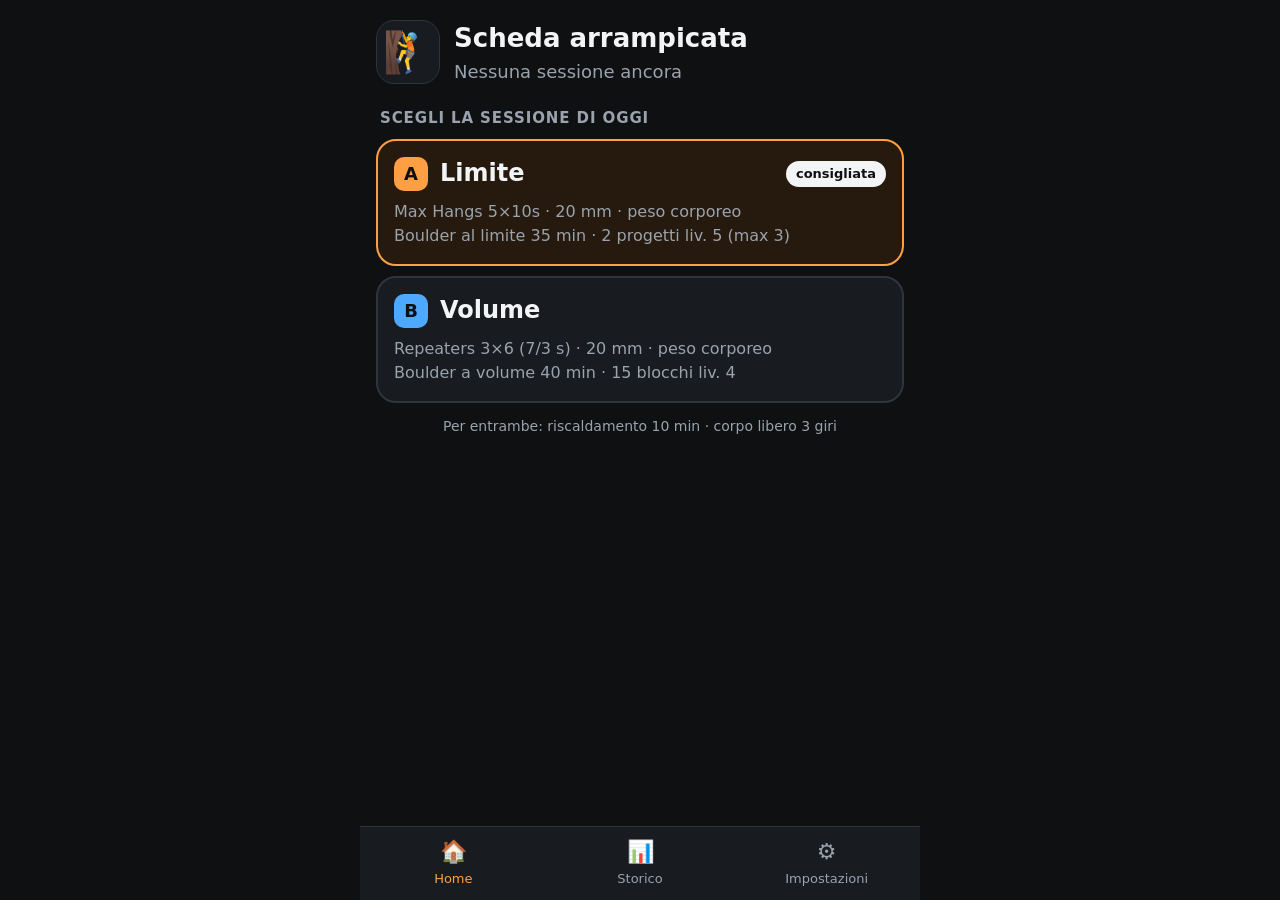
<file: index.html>
<!doctype html>
<html lang="it">
<head>
  <meta charset="utf-8">
  <meta name="viewport" content="width=device-width, initial-scale=1, viewport-fit=cover">
  <meta name="theme-color" content="#0e1012">
  <meta name="description" content="Scheda di allenamento per l'arrampicata: sessione guidata, timer, storico.">
  <title>Scheda arrampicata</title>
  <link rel="manifest" href="manifest.webmanifest">
  <link rel="icon" href="icons/icon-192.png">
  <link rel="apple-touch-icon" href="icons/icon-192.png">
  <link rel="stylesheet" href="css/style.css">
</head>
<body>
  <div id="app"></div>
  <noscript>Per usare l'app serve JavaScript attivo.</noscript>
  <script type="module" src="js/app.js"></script>
</body>
</html>
</file>
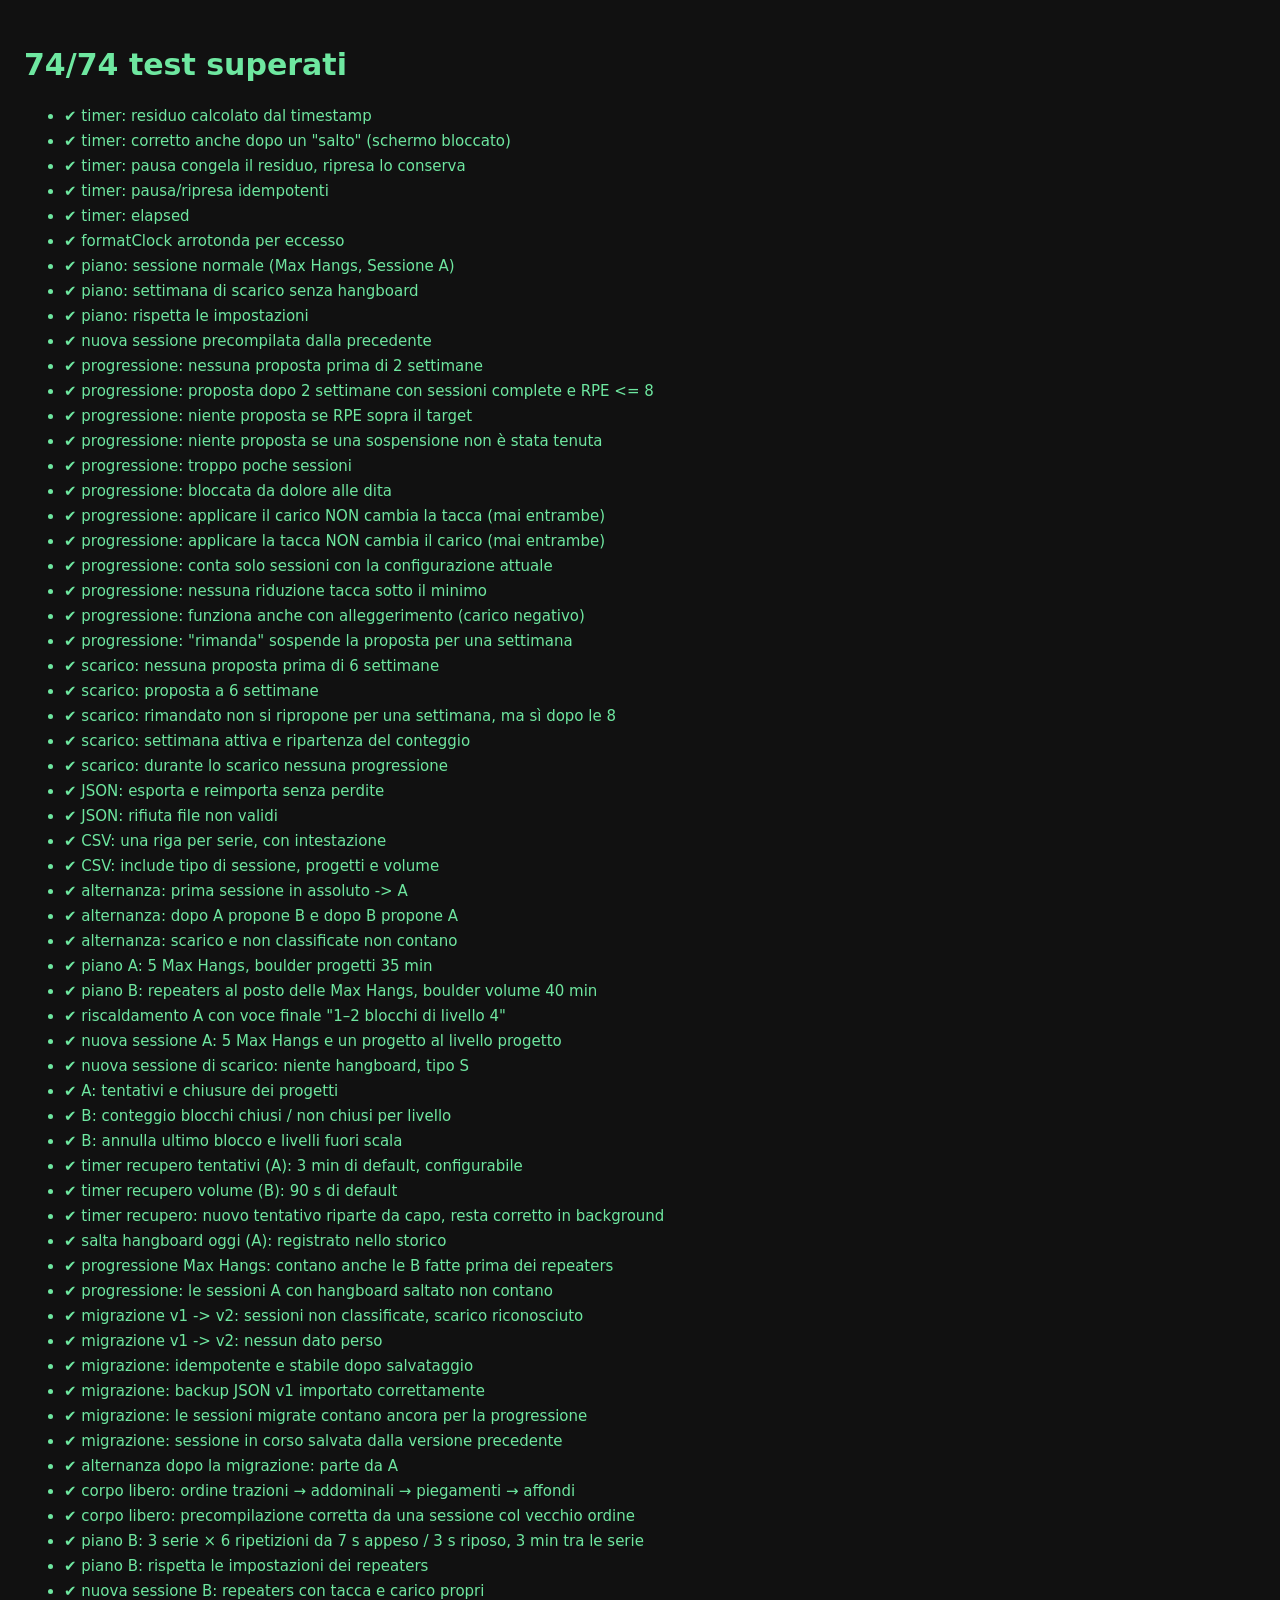
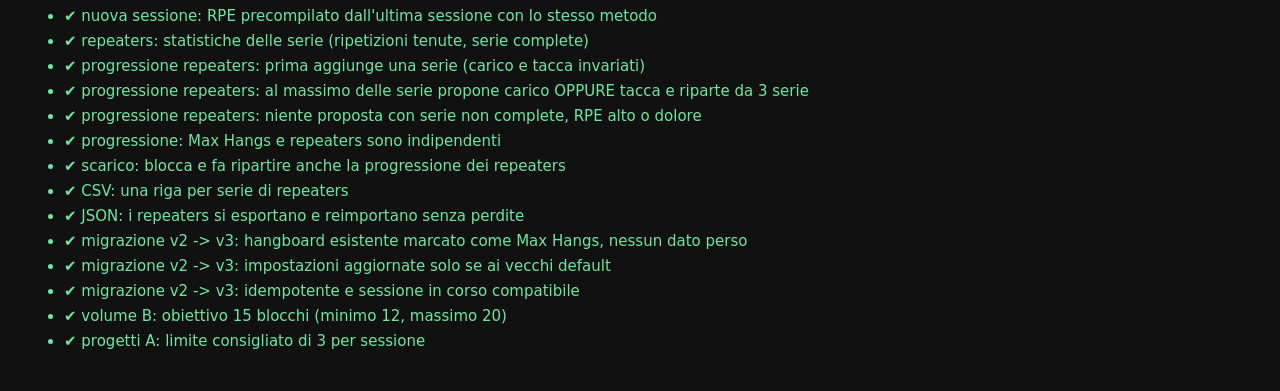
<file: tests/index.html>
<!doctype html>
<html lang="it">
<head>
<meta charset="utf-8">
<meta name="viewport" content="width=device-width, initial-scale=1">
<title>Test logica</title>
<style>
  body { font: 15px/1.4 system-ui, sans-serif; background: #111; color: #eee; padding: 16px; }
  .ok { color: #6ee7a0; } .ko { color: #ff7a7a; }
  li { margin: 4px 0; } small { color: #aaa; display: block; }
</style>
</head>
<body>
<h1 id="sum">Esecuzione test…</h1>
<ul id="list"></ul>
<script type="module">
  import results from './logic.test.js';
  const failed = results.filter(r => !r.ok);
  document.getElementById('sum').textContent =
    `${results.length - failed.length}/${results.length} test superati`;
  document.getElementById('sum').className = failed.length ? 'ko' : 'ok';
  document.getElementById('list').innerHTML = results.map(r =>
    `<li class="${r.ok ? 'ok' : 'ko'}">${r.ok ? '✔' : '✘'} ${r.name}${r.err ? `<small>${r.err}</small>` : ''}</li>`).join('');
  window.__testResults = results;
</script>
</body>
</html>
</file>
<file: css/style.css>
/* =====================================================================
   Tema scuro, pulsanti grandi, numeri leggibili a distanza.
   ===================================================================== */
:root {
  --bg: #0e1012;
  --surface: #181b1f;
  --surface2: #23272d;
  --line: #30353c;
  --text: #f3f4f5;
  --muted: #9aa3ad;
  --accent: #ff9f43;      /* arancio "magnesite al tramonto" */
  --accent-ink: #1a1006;
  --green: #2fd17a;
  --blue: #4fa8ff;
  --red: #ff5a5a;
  --radius: 18px;
  --tap: 64px;            /* altezza minima dei pulsanti */
  color-scheme: dark;
}

* { box-sizing: border-box; -webkit-tap-highlight-color: transparent; }
html, body { margin: 0; height: 100%; }
body {
  background: var(--bg);
  color: var(--text);
  font: 18px/1.4 system-ui, -apple-system, "Segoe UI", Roboto, sans-serif;
  overscroll-behavior: none;
  user-select: none;
}
button { font: inherit; color: inherit; cursor: pointer; touch-action: manipulation; }
textarea, input { font: inherit; user-select: text; }
#app { height: 100%; max-width: 560px; margin: 0 auto; }

.muted { color: var(--muted); }
.center { text-align: center; }
.small { font-size: 14px; }
.hint { color: var(--muted); font-size: 14px; margin: 8px 0 0; }

/* ---------------------------- Struttura ---------------------------- */
.shell { height: 100%; display: flex; flex-direction: column; }
.page {
  flex: 1; overflow-y: auto;
  padding: calc(16px + env(safe-area-inset-top)) 16px 24px;
}
.page-title { font-size: 28px; margin: 4px 0 12px; }
.section { margin: 24px 4px 8px; color: var(--muted); font-size: 15px; text-transform: uppercase; letter-spacing: .06em; }

.tabbar {
  display: flex; background: var(--surface); border-top: 1px solid var(--line);
  padding-bottom: env(safe-area-inset-bottom);
}
.tabbar button {
  flex: 1; background: none; border: 0; padding: 10px 0 12px; color: var(--muted);
  display: flex; flex-direction: column; align-items: center; gap: 2px; font-size: 13px;
}
.tabbar button span { font-size: 22px; }
.tabbar button.on { color: var(--accent); }

.card {
  background: var(--surface); border: 1px solid var(--line); border-radius: var(--radius);
  padding: 16px; margin: 12px 0;
}
.card h3 { margin: 0 0 8px; font-size: 18px; }
.card p { margin: 0 0 12px; }
.card.deload { border-color: #3c6e4f; background: #14211a; }
.card.prog { border-color: #6e5133; background: #221a12; }

.row { display: flex; gap: 10px; }
.row > * { flex: 1; }
.col { display: flex; flex-direction: column; gap: 10px; }

/* ----------------------------- Pulsanti ----------------------------- */
.btn {
  display: flex; align-items: center; justify-content: center; gap: 6px; text-align: center;
  min-height: 54px; padding: 10px 16px; border-radius: 14px;
  background: var(--surface2); border: 1px solid var(--line); font-weight: 600;
}
.btn.primary { background: var(--accent); color: var(--accent-ink); border-color: var(--accent); }
.btn.danger { background: transparent; color: var(--red); border-color: #5c2a2a; }
.btn.ghost { background: transparent; }
.btn.wide { width: 100%; margin-top: 10px; }
.btn small { font-weight: 400; opacity: .8; }
.btn:disabled { opacity: .5; }

.cta {
  display: block; width: 100%; min-height: 72px; margin: 18px 0 6px; border: 0; border-radius: 20px;
  background: var(--accent); color: var(--accent-ink); font-size: 22px; font-weight: 800;
}
.cta:active, .btn:active, .ctrl:active, .stepper button:active { transform: scale(.97); }
.cta.ghost { background: transparent; color: var(--text); border: 2px solid var(--line); font-weight: 600; font-size: 19px; min-height: 64px; }
.cta.secondary { background: var(--surface2); color: var(--text); }
.cta.start { min-height: 88px; font-size: 26px; margin-top: 20px; }

.back { background: none; border: 0; color: var(--accent); padding: 8px 0; font-weight: 600; }

/* ------------------------------- Home ------------------------------- */
.hero { display: flex; align-items: center; gap: 14px; margin: 4px 0 8px; }
.hero h1 { margin: 0; font-size: 26px; }
.hero p { margin: 2px 0 0; }
.logo { font-size: 40px; width: 64px; height: 64px; display: grid; place-items: center; background: var(--surface); border-radius: 18px; border: 1px solid var(--line); }
.plan-row { display: flex; align-items: center; gap: 12px; padding: 10px 0; border-bottom: 1px solid var(--line); }
.plan-row:last-child { border-bottom: 0; }
.plan-row span { width: 30px; height: 30px; border-radius: 50%; background: var(--surface2); display: grid; place-items: center; font-weight: 700; font-size: 15px; flex: none; }
.plan-row .pl { white-space: nowrap; font-style: normal; }
.plan-row b { margin-left: auto; text-align: right; font-weight: 600; color: var(--muted); font-size: 15px; }
.plan-row.off { opacity: .35; text-decoration: line-through; }

/* ----------------------------- Sessione ----------------------------- */
.session { height: 100%; display: flex; flex-direction: column; transition: background .3s; }
.sbar {
  display: flex; align-items: center; gap: 8px;
  padding: calc(8px + env(safe-area-inset-top)) 10px 8px;
  background: rgba(0,0,0,.25);
}
.icon-btn { width: 48px; height: 48px; border-radius: 14px; border: 1px solid var(--line); background: var(--surface); font-size: 20px; flex: none; }
.phases { flex: 1; display: flex; gap: 4px; min-width: 0; }
.phases span { flex: 1; height: 6px; border-radius: 3px; background: var(--surface2); font-size: 0; }
.phases span.past { background: var(--muted); }
.phases span.cur { background: var(--accent); }
.pain-btn {
  flex: none; min-height: 48px; padding: 0 12px; border-radius: 14px; border: 2px solid var(--red);
  background: #2a1414; color: #ffb3b3; font-weight: 700; font-size: 15px;
}
.sbody { flex: 1; overflow-y: auto; padding: 12px 16px 16px; }
.controls {
  display: flex; gap: 8px; padding: 10px 12px calc(10px + env(safe-area-inset-bottom));
  background: rgba(0,0,0,.25);
}
.ctrl { flex: 1; min-height: var(--tap); border-radius: 16px; border: 1px solid var(--line); background: var(--surface); font-weight: 700; font-size: 17px; }

.mode-hang { background: #0d3b22; }
.mode-hang .phase-word { color: var(--green); }
.mode-countdown { background: #3d2508; }
.mode-countdown .clock { color: var(--accent); }
.mode-rest { background: #0c2238; }
.mode-rest .clock { color: var(--blue); }
.mode-rest .phase-word { color: var(--blue); }

/* Repeaters: puntini delle ripetizioni della serie */
.rep-dots { display: flex; justify-content: center; gap: 12px; margin: 18px 0 8px; }
.rep-dots span { width: 18px; height: 18px; border-radius: 50%; border: 2px solid var(--line); }
.rep-dots span.done { background: var(--green); border-color: var(--green); }
.rep-dots span.cur { border-color: var(--green); box-shadow: 0 0 0 4px rgba(47, 209, 122, .25); }

.step-title { font-size: 28px; text-align: center; margin: 8px 0 4px; }
.rep-label { color: var(--muted); font-size: 16px; text-align: center; margin-top: 6px; }
.rest-label { text-align: center; font-size: 18px; color: var(--blue); font-weight: 700; margin-top: 10px; text-transform: uppercase; letter-spacing: .1em; }
.phase-word { font-size: 34px; font-weight: 900; letter-spacing: .12em; text-align: center; }
.center-block { min-height: 100%; display: flex; flex-direction: column; justify-content: center; }
.big-emoji { font-size: 64px; text-align: center; }

.clock { font-variant-numeric: tabular-nums; font-weight: 800; text-align: center; line-height: 1; letter-spacing: -.02em; }
.clock.lg { font-size: 84px; margin: 12px 0 8px; }
.clock.xl { font-size: 110px; margin: 16px 0 10px; }
.clock.xxl { font-size: 200px; margin: 10px 0; }
.bar { height: 8px; background: var(--surface2); border-radius: 4px; overflow: hidden; margin: 0 8px 12px; }
.bar div { height: 100%; background: currentColor; color: var(--accent); transition: width .25s linear; }
.mode-rest .bar div { color: var(--blue); }

.checklist { display: flex; flex-direction: column; gap: 8px; margin-top: 8px; }
.check {
  display: flex; align-items: center; gap: 14px; min-height: 58px; padding: 0 16px; text-align: left;
  background: var(--surface); border: 1px solid var(--line); border-radius: 14px; font-size: 19px;
}
.check .box { width: 30px; height: 30px; border-radius: 8px; border: 2px solid var(--muted); display: grid; place-items: center; font-weight: 900; flex: none; }
.check.on { color: var(--muted); }
.check.on .box { background: var(--green); border-color: var(--green); color: #04220f; }

.setup-row { margin: 16px 0; }
.label { display: block; color: var(--muted); font-size: 15px; margin-bottom: 8px; font-weight: 600; }
.stepper { display: flex; align-items: center; gap: 10px; }
.stepper button {
  width: 76px; height: 76px; border-radius: 20px; border: 1px solid var(--line);
  background: var(--surface2); font-size: 38px; font-weight: 700; flex: none;
}
.stepper .val { flex: 1; text-align: center; font-size: 44px; font-weight: 800; font-variant-numeric: tabular-nums; }
.stepper .val small { font-size: 18px; font-weight: 500; color: var(--muted); }
.stepper.small button { width: 60px; height: 60px; font-size: 30px; }
.stepper.small .val { font-size: 30px; }
.stepper.huge { margin: 18px 0; }
.stepper.huge button { width: 96px; height: 96px; font-size: 48px; }
.stepper.huge .val { font-size: 76px; }

.chips { display: flex; gap: 8px; flex-wrap: wrap; }
.chip { flex: 1; min-height: 52px; border-radius: 14px; border: 1px solid var(--line); background: var(--surface); font-weight: 600; font-size: 16px; padding: 0 10px; }
.chip.on { background: var(--accent); color: var(--accent-ink); border-color: var(--accent); }

.rpe-grid { display: grid; grid-template-columns: repeat(5, 1fr); gap: 8px; }
.rpe { min-height: 60px; border-radius: 14px; border: 1px solid var(--line); background: var(--surface); font-size: 24px; font-weight: 800; }
.rpe.target { border: 2px dashed var(--accent); }
.rpe.on { background: var(--accent); color: var(--accent-ink); border-color: var(--accent); }

.note { background: var(--surface); border: 1px solid var(--line); border-radius: 14px; padding: 12px 14px; margin: 12px 0; font-size: 16px; }
.note.accent { border-color: var(--accent); background: #2a1c0e; }
textarea {
  width: 100%; background: var(--surface); color: var(--text); border: 1px solid var(--line);
  border-radius: 14px; padding: 12px; resize: vertical; font-size: 17px;
}
.stopwatch { margin: 8px 0; }
.stopwatch .clock { color: var(--green); }

/* ------------------------ Riepilogo / storico ------------------------ */
.sum-row { display: flex; justify-content: space-between; gap: 12px; padding: 8px 0; border-bottom: 1px solid var(--line); font-size: 16px; }
.sum-row span { color: var(--muted); text-align: right; }
.reps { display: grid; grid-template-columns: repeat(auto-fill, minmax(56px, 1fr)); gap: 6px; margin: 10px 0 0; }
.rep { background: var(--surface2); border-radius: 10px; padding: 6px 4px; text-align: center; font-weight: 700; font-size: 17px; display: flex; flex-direction: column; }
.rep small { font-weight: 400; color: var(--muted); font-size: 12px; }
.rep.fail { outline: 2px solid var(--accent); }
.rep.skip { opacity: .4; }
.notes { white-space: pre-wrap; background: var(--surface2); border-radius: 10px; padding: 10px; font-size: 15px; margin: 8px 0; }
.bw-table { width: 100%; border-collapse: collapse; margin-top: 10px; font-size: 15px; }
.bw-table th, .bw-table td { padding: 7px 4px; border-bottom: 1px solid var(--line); text-align: center; }
.bw-table td:first-child { text-align: left; }
.bw-table th { color: var(--muted); font-weight: 600; }
.bw-table small { display: block; color: var(--muted); font-size: 11px; }
.badge { display: inline-block; background: var(--surface2); border-radius: 999px; padding: 4px 10px; font-size: 13px; margin: 0 4px 4px 0; }
.badge.danger { background: #3a1717; color: #ffb3b3; }

.hist-item {
  display: block; width: 100%; text-align: left; background: var(--surface); border: 1px solid var(--line);
  border-radius: 16px; padding: 12px 14px; margin: 8px 0;
}
.hist-date { font-weight: 700; margin-bottom: 6px; text-transform: capitalize; }
.hist-date small { color: var(--muted); font-weight: 400; }
.chips-row { display: flex; flex-wrap: wrap; }
.events { list-style: none; padding: 0; margin: 0; }
.events li { display: flex; gap: 10px; padding: 8px 0; border-bottom: 1px solid var(--line); font-size: 15px; }
.events li:last-child { border-bottom: 0; }
.events small { display: block; color: var(--muted); font-size: 13px; }

.chart { width: 100%; height: auto; display: block; }
.chart .grid { stroke: var(--line); stroke-width: 1; }
.chart .axis { fill: var(--muted); font-size: 11px; }
.chart .tag { fill: var(--text); font-size: 10px; font-weight: 700; }
.chart-empty { margin: 8px 0; font-size: 15px; }

/* ---------------------------- Impostazioni ---------------------------- */
.field { display: flex; align-items: center; justify-content: space-between; gap: 12px; padding: 8px 0; border-bottom: 1px solid var(--line); font-size: 16px; }
.field:last-child { border-bottom: 0; }
.inp { display: flex; align-items: center; gap: 6px; flex: none; }
.inp input {
  width: 100px; min-height: 48px; text-align: right; padding: 0 10px; border-radius: 12px;
  background: var(--surface2); color: var(--text); border: 1px solid var(--line); font-size: 18px; font-weight: 600;
}
.inp input[type="text"] { width: 150px; text-align: left; }
.inp em { color: var(--muted); font-style: normal; font-size: 14px; width: 34px; }
.toggle { display: flex; align-items: center; justify-content: space-between; min-height: 52px; font-size: 17px; }
.toggle input { width: 28px; height: 28px; accent-color: var(--accent); }

/* ---------------------------- Modale / toast ---------------------------- */
.overlay { position: fixed; inset: 0; background: rgba(0,0,0,.7); display: grid; place-items: end center; padding: 16px; z-index: 10; }
.modal {
  width: 100%; max-width: 528px; background: var(--surface); border: 1px solid var(--line); border-radius: 22px;
  padding: 20px 18px calc(18px + env(safe-area-inset-bottom));
}
.modal h2 { margin: 0 0 6px; font-size: 22px; }
.modal p { margin: 0 0 8px; color: var(--muted); }
.modal .btn { min-height: 60px; font-size: 18px; }
.toast {
  position: fixed; left: 50%; bottom: 96px; transform: translateX(-50%); z-index: 20;
  background: var(--text); color: var(--bg); padding: 12px 18px; border-radius: 14px; font-weight: 700;
  width: max-content; max-width: calc(100% - 32px); text-align: center;
}

/* ------------------------- Sessioni A / B ------------------------- */
:root { --tA: var(--accent); --tB: var(--blue); --tS: var(--green); --tU: #7d8590; }
.type-tag {
  display: inline-grid; place-items: center; min-width: 34px; height: 34px; padding: 0 6px; border-radius: 10px;
  font-weight: 900; font-size: 18px; color: #0e1012; background: var(--tU); flex: none;
}
.type-tag.tA { background: var(--tA); }
.type-tag.tB { background: var(--tB); }
.type-tag.tS { background: var(--tS); }
.badge.type { font-weight: 700; color: #0e1012; background: var(--tU); }
.badge.type.tA { background: var(--tA); }
.badge.type.tB { background: var(--tB); }
.badge.type.tS { background: var(--tS); }

.session-pick {
  display: block; width: 100%; text-align: left; margin: 10px 0; padding: 16px;
  background: var(--surface); border: 2px solid var(--line); border-radius: 20px;
}
.session-pick.suggested.tA { border-color: var(--tA); background: #261a0e; }
.session-pick.suggested.tB { border-color: var(--tB); background: #0d1d2e; }
.session-pick:active { transform: scale(.98); }
.pick-head { display: flex; align-items: center; gap: 12px; font-size: 24px; }
.pick-head em { margin-left: auto; font-style: normal; font-size: 13px; font-weight: 700; padding: 4px 10px; border-radius: 999px; background: var(--text); color: var(--bg); }
.pick-lines { display: flex; flex-direction: column; gap: 2px; margin-top: 10px; color: var(--muted); font-size: 16px; }

.hist-item { border-left: 6px solid var(--tU); }
.hist-item.tA { border-left-color: var(--tA); }
.hist-item.tB { border-left-color: var(--tB); }
.hist-item.tS { border-left-color: var(--tS); }
.filters { display: flex; gap: 8px; margin-bottom: 4px; overflow-x: auto; }
.filters .chip { flex: none; min-height: 44px; }

.clock.md { font-size: 60px; margin: 8px 0 6px; }
.rest-panel {
  display: flex; align-items: center; justify-content: space-between; gap: 12px;
  background: #0c2238; border: 2px solid var(--blue); border-radius: 16px; padding: 10px 14px; margin: 12px 0;
}
.rest-panel small { color: var(--blue); font-weight: 700; text-transform: uppercase; letter-spacing: .08em; font-size: 13px; }
.rest-clock { font-size: 48px; font-weight: 800; font-variant-numeric: tabular-nums; color: var(--blue); line-height: 1.05; }
.rest-panel.idle { display: block; background: transparent; border: 1px dashed var(--line); color: var(--muted); font-size: 15px; }

.tabs { display: flex; gap: 6px; overflow-x: auto; margin-top: 10px; }
.tab { flex: none; min-height: 46px; padding: 0 14px; border-radius: 12px 12px 0 0; border: 1px solid var(--line); border-bottom: 0; background: var(--surface2); font-weight: 600; font-size: 15px; color: var(--muted); }
.tab.on { background: var(--surface); color: var(--text); }
.tab.add { background: transparent; border-style: dashed; }
.card.project { margin-top: 0; border-top-left-radius: 0; }
.card.project .label { margin-top: 14px; }
.chips.wrap .chip { flex: 1 0 30%; }
.chip.on.out-sent { background: var(--green); border-color: var(--green); color: #04220f; }
.chip.on.out-notSent { background: var(--surface2); border-color: var(--muted); color: var(--text); }
.row-mini { display: flex; justify-content: flex-end; margin-top: 6px; }
.row-mini .btn { min-height: 44px; font-size: 15px; }

.big-action {
  display: flex; flex-direction: column; align-items: center; justify-content: center; width: 100%;
  min-height: 110px; border: 0; border-radius: 22px; font-weight: 800; font-size: 22px; margin-top: 14px;
}
.big-action.attempt { background: var(--accent); color: var(--accent-ink); }
.big-action.attempt b { font-size: 44px; line-height: 1; }
.big-action.attempt small { font-weight: 600; font-size: 13px; opacity: .75; }
.big-action:active { transform: scale(.97); }
.vol-btns { display: grid; grid-template-columns: 1fr 1fr; gap: 10px; }
.big-action.sent { background: var(--green); color: #04220f; min-height: 120px; font-size: 24px; }
.big-action.notsent { background: var(--surface2); color: var(--text); border: 2px solid var(--line); min-height: 120px; font-size: 22px; }

.vol-count { display: grid; grid-template-columns: repeat(3, 1fr); gap: 8px; text-align: center; margin: 6px 0 10px; }
.vol-count div { background: var(--surface); border: 1px solid var(--line); border-radius: 14px; padding: 8px 4px; }
.vol-count b { display: block; font-size: 38px; font-weight: 900; line-height: 1.1; font-variant-numeric: tabular-nums; }
.vol-count small { color: var(--muted); font-size: 13px; }
.vol-count .ok b { color: var(--green); }
.vol-count .ko b { color: var(--muted); }
.bar.target { position: relative; height: 12px; margin: 0 0 6px; overflow: visible; }
.bar.target div { color: var(--blue); border-radius: 6px; }
.bar.target.reached div { color: var(--green); }
.bar.target span { position: absolute; top: -4px; bottom: -4px; width: 3px; background: var(--text); border-radius: 2px; }

.proj-list { list-style: none; padding: 0; margin: 4px 0 8px; font-size: 15px; }
.proj-list li { padding: 6px 0; border-bottom: 1px solid var(--line); }
.proj-list li:last-child { border-bottom: 0; }
.proj-list small { display: block; color: var(--muted); }
.out { margin-left: 4px; font-weight: 700; }
.out-sent { color: var(--green); }
.out-sections { color: var(--accent); }
.out-notSent, .out-none { color: var(--muted); }

.legend { display: flex; gap: 14px; justify-content: center; font-size: 13px; color: var(--muted); margin-top: 4px; }
.legend i { display: inline-block; width: 10px; height: 10px; border-radius: 50%; margin-right: 5px; vertical-align: -1px; }

@media (max-height: 700px) {
  .clock.xxl { font-size: 150px; }
  .clock.xl { font-size: 90px; }
  .clock.lg { font-size: 68px; }
}
</file>
